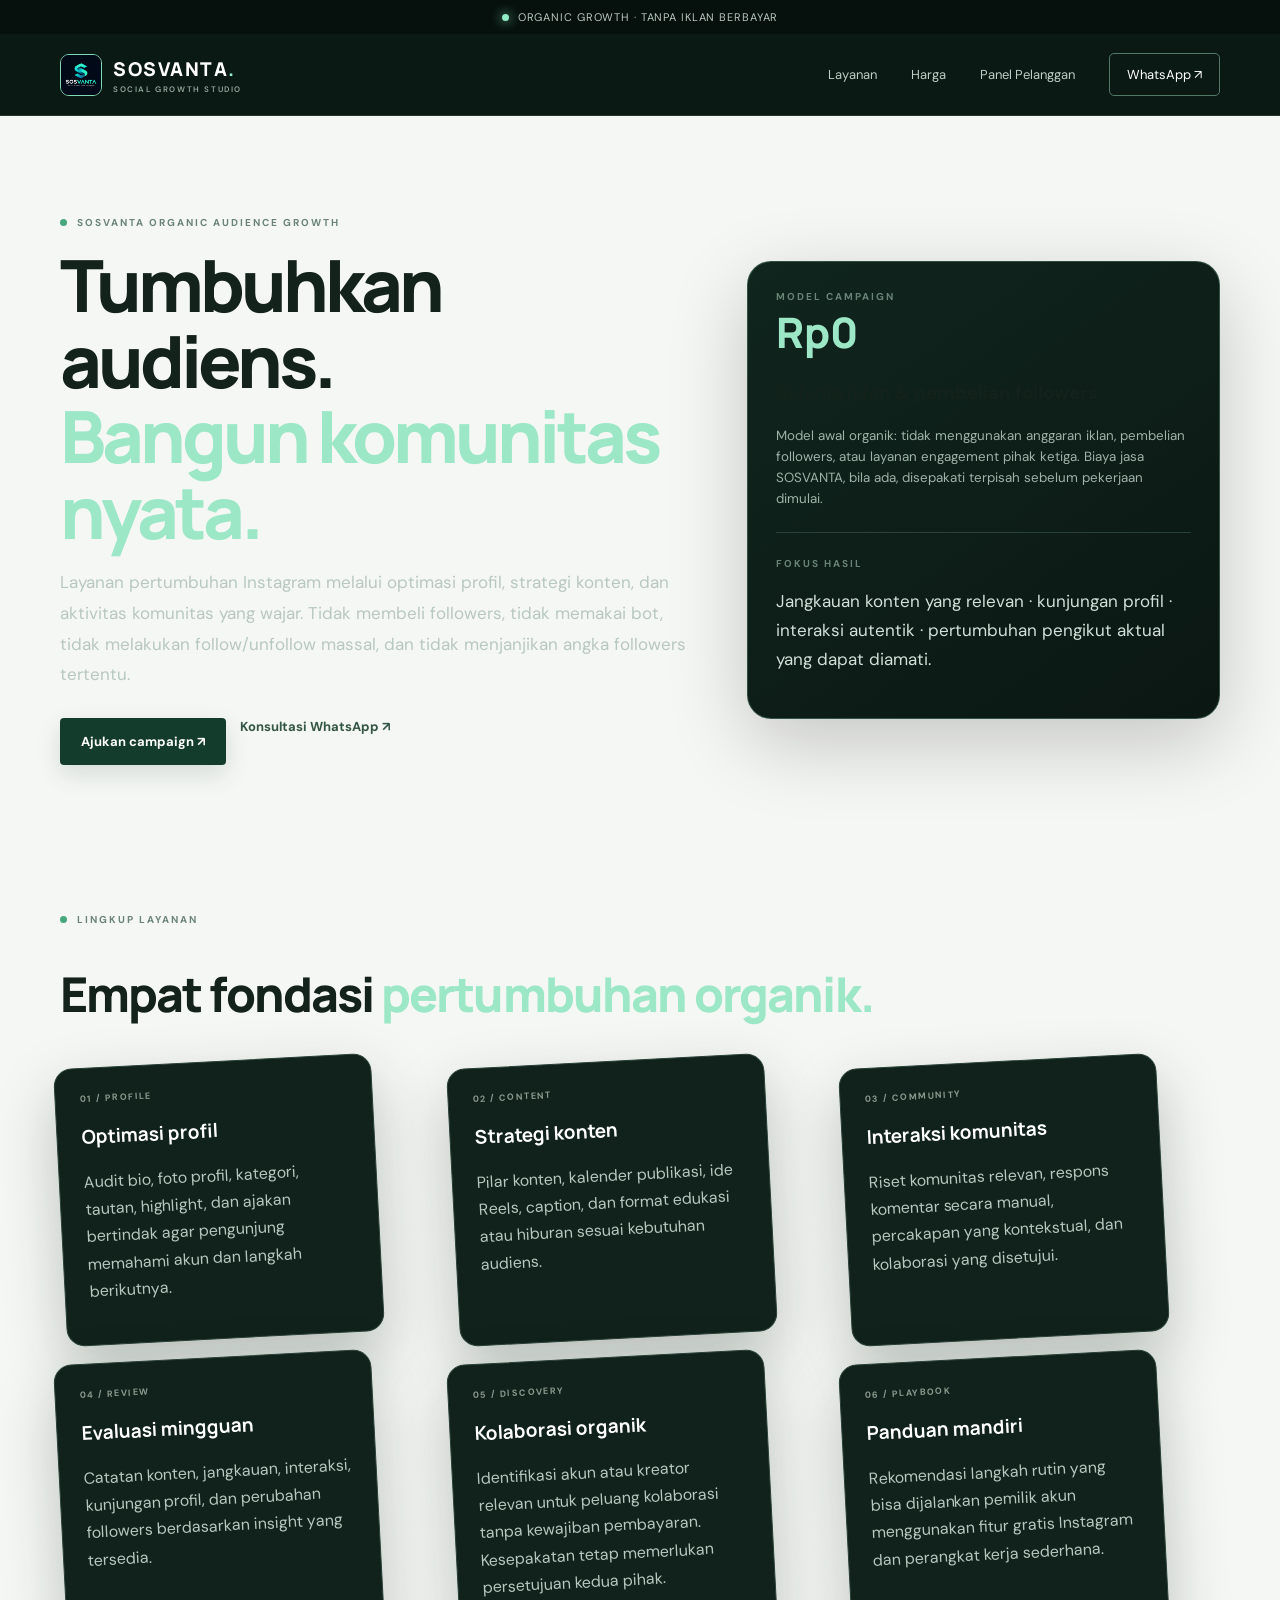
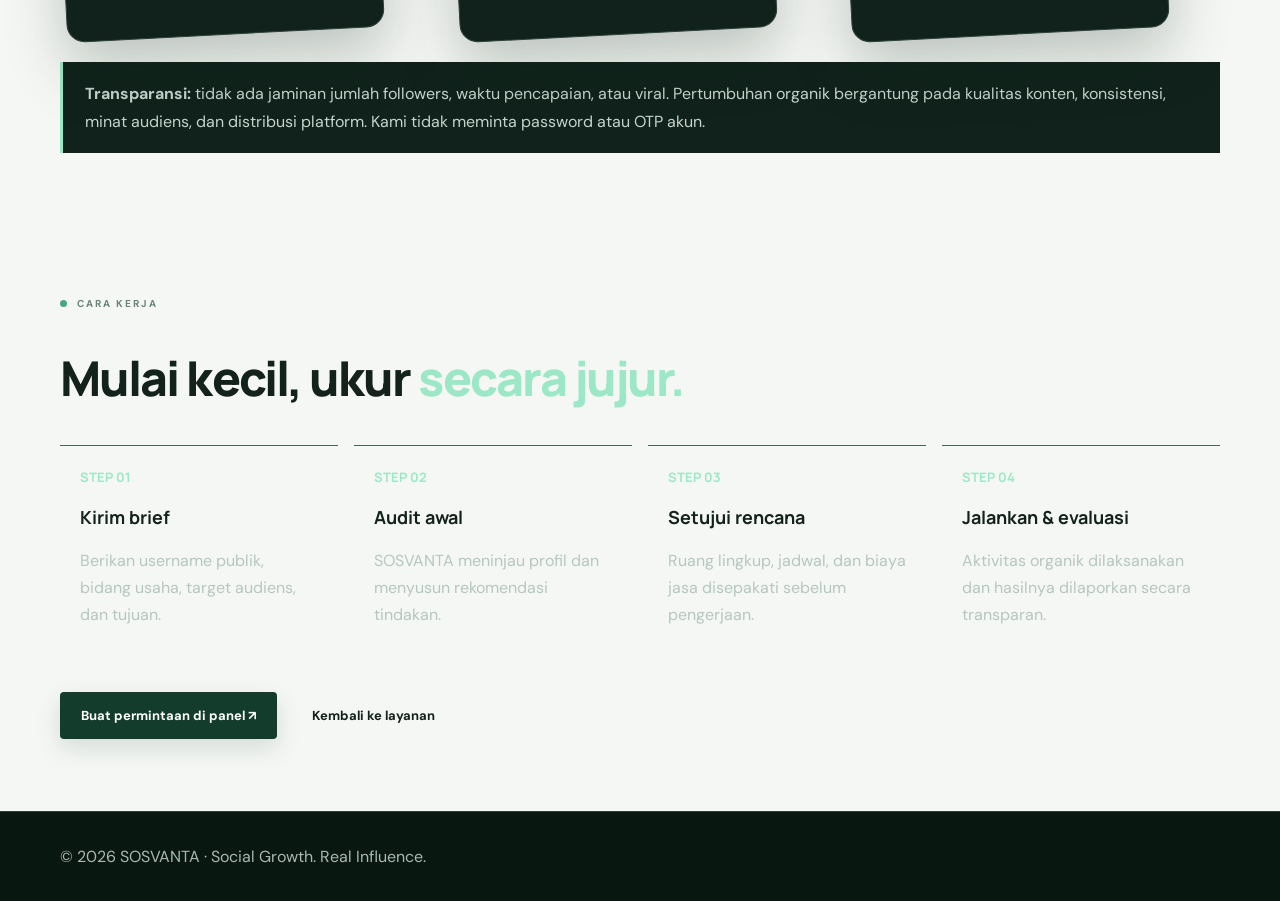
<file: instagram-growth.html>
<!doctype html>
<html lang="id">
<head>
<meta charset="utf-8"><meta name="viewport" content="width=device-width,initial-scale=1">
<meta name="theme-color" content="#081512">
<meta name="description" content="SOSVANTA Organic Instagram Growth: optimasi profil, strategi konten, dan kampanye komunitas organik tanpa membeli followers atau menjalankan iklan berbayar.">
<title>Organic Instagram Growth — SOSVANTA</title>
<link rel="preconnect" href="https://fonts.googleapis.com"><link rel="preconnect" href="https://fonts.gstatic.com" crossorigin>
<link href="https://fonts.googleapis.com/css2?family=DM+Sans:wght@400;500;600;700&family=Manrope:wght@400;500;600;700;800&display=swap" rel="stylesheet">
<link rel="stylesheet" href="style.css">
<style>
.growth-hero{padding:100px 0 76px;display:grid;grid-template-columns:1.15fr .85fr;gap:48px;align-items:center}.growth-hero h1{font:800 clamp(42px,6vw,72px)/1.05 Manrope,sans-serif;letter-spacing:-.055em;margin:18px 0}.growth-hero h1 em,.growth-section h2 em{color:#9ce7c6;font-style:normal}.growth-hero p{max-width:650px;color:#b7c8c0;font-size:17px;line-height:1.8}.growth-panel{border:1px solid rgba(156,231,198,.25);background:linear-gradient(145deg,#10251e,#0b1713);border-radius:24px;padding:28px;box-shadow:0 24px 80px #0003}.growth-panel .metric{font:800 42px Manrope;color:#9ce7c6}.growth-panel small{color:#9eb2a8}.growth-section{padding:72px 0}.growth-section h2{font:800 clamp(30px,4vw,48px)/1.15 Manrope;letter-spacing:-.04em}.growth-grid{display:grid;grid-template-columns:repeat(3,1fr);gap:18px;margin-top:30px}.growth-card{background:#10221b;border:1px solid #294137;border-radius:18px;padding:24px}.growth-card h3{font:700 19px Manrope}.growth-card p,.growth-card li{color:#b5c7be;line-height:1.7}.growth-card ul{padding-left:18px}.growth-note{border-left:3px solid #9ce7c6;background:#10221b;padding:18px 22px;color:#c5d4cd;line-height:1.7;margin-top:28px}.growth-steps{display:grid;grid-template-columns:repeat(4,1fr);gap:16px}.growth-step{padding:20px;border-top:1px solid #496357}.growth-step b{color:#9ce7c6;font:700 13px Manrope}.growth-step h3{font:700 18px Manrope}.growth-step p{color:#b5c7be;line-height:1.7}.growth-actions{display:flex;gap:14px;flex-wrap:wrap;margin-top:28px}.growth-footer{padding:34px 0;color:#a8b9b0;border-top:1px solid #294137}
@media(max-width:800px){.growth-hero{grid-template-columns:1fr;padding:64px 0 40px}.growth-grid{grid-template-columns:1fr}.growth-steps{grid-template-columns:1fr 1fr}.growth-section{padding:48px 0}}
</style>
</head>
<body>
<div class="announcement"><span class="pulse"></span> ORGANIC GROWTH · TANPA IKLAN BERBAYAR</div>
<header class="site-header">
<a class="brand" href="index.html"><img class="brand-mark-image" src="assets/sosvanta-logo.png" alt=""><span>SOSVANTA<span class="brand-dot">.</span><small> SOCIAL GROWTH STUDIO</small></span></a>
<nav><a href="index.html#layanan">Layanan</a><a href="index.html#harga">Harga</a><a href="panel.html">Panel Pelanggan</a><a class="nav-cta" href="https://wa.me/62895328696545" target="_blank" rel="noopener">WhatsApp ↗</a></nav>
</header>
<main>
<section class="growth-hero wrap">
<div><div class="eyebrow"><span></span> SOSVANTA ORGANIC AUDIENCE GROWTH</div>
<h1>Tumbuhkan audiens.<br><em>Bangun komunitas nyata.</em></h1>
<p>Layanan pertumbuhan Instagram melalui optimasi profil, strategi konten, dan aktivitas komunitas yang wajar. Tidak membeli followers, tidak memakai bot, tidak melakukan follow/unfollow massal, dan tidak menjanjikan angka followers tertentu.</p>
<div class="growth-actions"><a class="button button-primary" href="panel.html">Ajukan campaign ↗</a><a class="text-link" href="https://wa.me/62895328696545?text=Halo%20SOSVANTA%2C%20saya%20ingin%20konsultasi%20Organic%20Instagram%20Growth." target="_blank" rel="noopener">Konsultasi WhatsApp ↗</a></div></div>
<aside class="growth-panel"><div class="eyebrow">MODEL CAMPAIGN</div><div class="metric">Rp0</div><h3>Belanja iklan & pembelian followers</h3><small>Model awal organik: tidak menggunakan anggaran iklan, pembelian followers, atau layanan engagement pihak ketiga. Biaya jasa SOSVANTA, bila ada, disepakati terpisah sebelum pekerjaan dimulai.</small><hr style="border:0;border-top:1px solid #294137;margin:24px 0"><div class="eyebrow">FOKUS HASIL</div><p style="color:#d3e0d9;line-height:1.7">Jangkauan konten yang relevan · kunjungan profil · interaksi autentik · pertumbuhan pengikut aktual yang dapat diamati.</p></aside>
</section>
<section class="growth-section wrap"><div class="eyebrow"><span></span> LINGKUP LAYANAN</div><h2>Empat fondasi <em>pertumbuhan organik.</em></h2>
<div class="growth-grid">
<article class="growth-card"><div class="service-number">01 / PROFILE</div><h3>Optimasi profil</h3><p>Audit bio, foto profil, kategori, tautan, highlight, dan ajakan bertindak agar pengunjung memahami akun dan langkah berikutnya.</p></article>
<article class="growth-card"><div class="service-number">02 / CONTENT</div><h3>Strategi konten</h3><p>Pilar konten, kalender publikasi, ide Reels, caption, dan format edukasi atau hiburan sesuai kebutuhan audiens.</p></article>
<article class="growth-card"><div class="service-number">03 / COMMUNITY</div><h3>Interaksi komunitas</h3><p>Riset komunitas relevan, respons komentar secara manual, percakapan yang kontekstual, dan kolaborasi yang disetujui.</p></article>
<article class="growth-card"><div class="service-number">04 / REVIEW</div><h3>Evaluasi mingguan</h3><p>Catatan konten, jangkauan, interaksi, kunjungan profil, dan perubahan followers berdasarkan insight yang tersedia.</p></article>
<article class="growth-card"><div class="service-number">05 / DISCOVERY</div><h3>Kolaborasi organik</h3><p>Identifikasi akun atau kreator relevan untuk peluang kolaborasi tanpa kewajiban pembayaran. Kesepakatan tetap memerlukan persetujuan kedua pihak.</p></article>
<article class="growth-card"><div class="service-number">06 / PLAYBOOK</div><h3>Panduan mandiri</h3><p>Rekomendasi langkah rutin yang bisa dijalankan pemilik akun menggunakan fitur gratis Instagram dan perangkat kerja sederhana.</p></article>
</div>
<div class="growth-note"><strong>Transparansi:</strong> tidak ada jaminan jumlah followers, waktu pencapaian, atau viral. Pertumbuhan organik bergantung pada kualitas konten, konsistensi, minat audiens, dan distribusi platform. Kami tidak meminta password atau OTP akun.</div>
</section>
<section class="growth-section wrap"><div class="eyebrow"><span></span> CARA KERJA</div><h2>Mulai kecil, ukur <em>secara jujur.</em></h2>
<div class="growth-steps"><div class="growth-step"><b>STEP 01</b><h3>Kirim brief</h3><p>Berikan username publik, bidang usaha, target audiens, dan tujuan.</p></div><div class="growth-step"><b>STEP 02</b><h3>Audit awal</h3><p>SOSVANTA meninjau profil dan menyusun rekomendasi tindakan.</p></div><div class="growth-step"><b>STEP 03</b><h3>Setujui rencana</h3><p>Ruang lingkup, jadwal, dan biaya jasa disepakati sebelum pengerjaan.</p></div><div class="growth-step"><b>STEP 04</b><h3>Jalankan & evaluasi</h3><p>Aktivitas organik dilaksanakan dan hasilnya dilaporkan secara transparan.</p></div></div>
<div class="growth-actions"><a class="button button-primary" href="panel.html">Buat permintaan di panel ↗</a><a class="button" href="index.html#layanan">Kembali ke layanan</a></div>
</section>
</main>
<footer class="growth-footer"><div class="wrap">© <span id="year"></span> SOSVANTA · Social Growth. Real Influence.</div></footer>
<script>document.getElementById('year').textContent=new Date().getFullYear();</script>
</body></html>
</file>
<file: style.css>
:root{--bg:#081512;--panel:#10231d;--panel2:#142b23;--mint:#91edc7;--mint2:#b5f5d9;--text:#f2f7f3;--muted:#a5b6ad;--line:rgba(199,235,215,.13);--ink:#14221c}*{box-sizing:border-box}html{scroll-behavior:smooth;scroll-padding-top:90px}body{margin:0;background:#f5f7f4;color:var(--ink);font-family:"DM Sans",sans-serif}a{color:inherit;text-decoration:none}.wrap{width:min(1160px,calc(100% - 48px));margin:auto}.announcement{height:34px;background:#06100d;color:#b7c9bf;display:flex;align-items:center;justify-content:center;gap:9px;font-size:11px;letter-spacing:.08em}.pulse,.eyebrow span{width:7px;height:7px;border-radius:50%;background:var(--mint);display:inline-block;box-shadow:0 0 12px #91edc7}.site-header{height:82px;padding:0 max(24px,calc((100% - 1160px)/2));display:flex;align-items:center;justify-content:space-between;background:#0a1914;color:white;border-bottom:1px solid var(--line);position:sticky;top:0;z-index:10}.brand{display:flex;align-items:center;gap:11px;font:800 19px Manrope,sans-serif;letter-spacing:.08em}.brand-mark{width:38px;height:38px;border:1px solid #80d9b5;color:var(--mint);display:grid;place-items:center;border-radius:12px;font-size:22px}.brand-dot{color:var(--mint)}.brand small{display:block;font:600 8px "DM Sans";letter-spacing:.2em;color:#91a69a;margin-top:2px}.site-header nav{display:flex;align-items:center;gap:34px;font-size:13px;color:#c0cdc5}.site-header nav>a:hover,.text-link:hover{color:var(--mint)}.nav-cta{border:1px solid #527866;padding:12px 17px;border-radius:5px;color:#fff}.nav-cta span{color:var(--mint);margin-left:9px}.menu-toggle{display:none;background:none;border:0}.hero{min-height:620px;display:grid;grid-template-columns:1.03fr .97fr;align-items:center;gap:35px;padding-top:50px;padding-bottom:68px}.hero-copy{padding:30px 0}.eyebrow{font-size:10px;font-weight:700;letter-spacing:.2em;color:#698477;display:flex;align-items:center;gap:10px}.eyebrow span{background:#48a77e;box-shadow:none}.hero h1,.section h2,.dark-section h2,.cta-section h2{font:800 clamp(43px,5.3vw,68px)/1.12 Manrope,sans-serif;letter-spacing:-.055em;margin:24px 0}.hero h1{color:#14271e}.hero h1 em,.section h2 em,.dark-section h2 em,.cta-section h2 em{font-style:normal;color:#398d6a}.hero-lead{font-size:16px;line-height:1.85;color:#66776d;max-width:530px}.hero-actions{display:flex;align-items:center;gap:27px;margin-top:32px}.button{display:inline-flex;align-items:center;justify-content:center;gap:25px;padding:15px 21px;border-radius:4px;font:700 13px "DM Sans";border:0;cursor:pointer}.button-primary{background:#143c2c;color:white;box-shadow:0 9px 24px #153e2b24}.button-primary:hover{background:#20583f;transform:translateY(-1px)}.button-primary span{color:var(--mint);font-size:17px}.text-link{font-size:13px;font-weight:700;color:#345644}.text-link span{margin-left:7px}.hero-note{font-size:11px;color:#829187;margin-top:35px;display:flex;align-items:center;gap:9px}.mini-check{color:#24744d;border:1px solid #9dcab1;width:18px;height:18px;border-radius:50%;display:grid;place-items:center}.hero-art{height:440px;position:relative;display:grid;place-items:center;background:radial-gradient(ellipse at 50% 48%,#d7eee1 0,#edf4ed 42%,transparent 72%)}.orbit{position:absolute;border:1px solid #b7d9c5;border-radius:50%;transform:rotate(-23deg)}.orbit-one{width:450px;height:220px}.orbit-two{width:500px;height:300px;transform:rotate(30deg)}.art-glow{position:absolute;width:260px;height:260px;border-radius:50%;background:#a5e8c5;filter:blur(65px);opacity:.45}.growth-card{width:min(410px,85%);position:relative;z-index:1;background:#10251e;color:white;padding:23px 24px 17px;border:1px solid #365847;border-radius:12px;box-shadow:0 25px 60px #11291d40;transform:rotate(-3deg)}.card-top,.chart-foot{display:flex;justify-content:space-between;align-items:center;font-size:8px;letter-spacing:.15em;color:#8da99a}.live-dot{color:var(--mint)}.chart-label{font:700 18px Manrope;margin-top:22px}.chart{width:100%;margin-top:8px;overflow:visible}.chart-foot{font-size:7px}.floating-chip{position:absolute;z-index:2;background:white;box-shadow:0 10px 30px #244b3520;border:1px solid #e2eee5;border-radius:9px;padding:12px 15px;display:flex;align-items:center;gap:10px}.floating-chip b{font:700 11px Manrope;display:block}.floating-chip small{font-size:9px;color:#819087}.chip-icon{width:31px;height:31px;border-radius:8px;background:#e3f5e9;color:#27764f;display:grid;place-items:center;font-size:18px}.chip-a{top:52px;right:2px}.chip-b{bottom:52px;left:0}.art-caption{position:absolute;bottom:0;right:10px;font-size:9px;letter-spacing:.2em;color:#809b8a}.art-caption span{color:#398d6a;font-size:17px;margin-left:7px}.trust-strip{background:#e8eee8;border-top:1px solid #dfe8e0;border-bottom:1px solid #dfe8e0}.strip-inner{height:82px;display:flex;align-items:center;justify-content:space-between;color:#718078}.strip-inner>span{font-size:9px;letter-spacing:.16em;font-weight:700}.strip-inner b{font:700 13px Manrope;color:#3b5145}.strip-inner i{height:4px;width:4px;background:#9db6a6;border-radius:50%}.section{padding-top:112px;padding-bottom:112px}.section-heading{display:flex;justify-content:space-between;align-items:end;gap:30px;margin-bottom:45px}.section h2,.dark-section h2,.cta-section h2{font-size:clamp(36px,4.2vw,52px);margin:17px 0 0;color:#15271e}.section-heading>p{max-width:370px;color:#77847c;font-size:14px;line-height:1.8;margin:0 0 5px}.service-grid{display:grid;grid-template-columns:repeat(3,1fr);gap:15px}.service-card{background:white;border:1px solid #e4ebe5;padding:27px 25px 25px;min-height:275px;transition:.2s}.service-card:hover{transform:translateY(-4px);box-shadow:0 15px 35px #193a2410;border-color:#b6d7c2}.service-icon{width:42px;height:42px;border-radius:10px;background:#e8f5ec;color:#28744e;display:grid;place-items:center;font-size:22px;margin-bottom:24px}.service-number{font-size:9px;letter-spacing:.16em;color:#8b9b90;font-weight:700}.service-card h3{font:700 19px Manrope;margin:10px 0}.service-card p{font-size:12px;line-height:1.8;color:#78867d;min-height:66px}.service-card>a{font-size:11px;font-weight:700;color:#367c58}.service-card>a span{margin-left:8px}.dark-section{background:#0b1b15;color:white;padding:100px 0}.light-heading h2{color:#f2f7f3}.light-heading h2 em{color:var(--mint)}.light-heading>p{color:#9eafa4}.process-grid{display:grid;grid-template-columns:repeat(4,1fr);gap:22px;margin-top:65px}.process-step>span{font:700 12px Manrope;color:var(--mint)}.step-line{height:1px;background:#345345;margin:17px 0 25px;position:relative}.step-line:before{content:"";position:absolute;left:0;top:-2px;width:5px;height:5px;border-radius:50%;background:var(--mint)}.process-step h3{font:700 17px Manrope;margin:0 0 12px}.process-step p{font-size:12px;line-height:1.8;color:#9eafa4;max-width:225px}.about-section{display:grid;grid-template-columns:.9fr 1.1fr;align-items:center;gap:100px}.about-visual{height:370px;position:relative;display:grid;place-items:center;background:radial-gradient(circle,#e0f0e4 0,#f5f7f4 65%)}.about-orb{width:220px;height:220px;border-radius:50%;background:linear-gradient(145deg,#214d38,#0b1b14);display:grid;place-items:center;box-shadow:inset -20px -20px 55px #06120d,0 25px 55px #20432c38;position:relative}.about-orb:before,.about-orb:after{content:"";position:absolute;border:1px solid #80cda6;border-radius:50%;inset:-20px}.about-orb:after{inset:-40px;border-color:#b4d8c0}.about-orb span{font:800 120px Manrope;color:var(--mint);text-shadow:0 0 35px #8feac2}.about-stamp{position:absolute;bottom:30px;right:0;background:#fff;padding:15px 19px;font:800 10px/1.7 Manrope;letter-spacing:.12em;color:#3d7255;box-shadow:0 8px 25px #17382118}.about-copy h2{margin-bottom:22px}.about-copy>p{font-size:14px;line-height:1.9;color:#738178}.about-copy ul{list-style:none;padding:0;margin:25px 0 0;display:grid;gap:14px}.about-copy li{font-size:12px;color:#506258;display:flex;gap:10px;line-height:1.6}.about-copy li span{color:#268052;font-weight:700}.cta-section{background:#e7f0e8;padding:95px 0}.cta-wrap{display:grid;grid-template-columns:1fr .85fr;align-items:center;gap:90px}.cta-section h2{font-size:clamp(38px,4.5vw,56px)}.cta-section h2 em{color:#398d6a}.cta-wrap>div>p{max-width:430px;font-size:14px;line-height:1.85;color:#718078;margin-top:23px}.brief-card{background:#fff;padding:28px;border:1px solid #dce8de;box-shadow:0 18px 45px #1c4a2b10}.brief-card label{display:block;font-size:11px;font-weight:700;color:#40564a;margin:14px 0 7px}.brief-card input,.brief-card select,.brief-card textarea{width:100%;border:1px solid #dce5de;background:#fbfcfb;padding:12px 13px;font:12px "DM Sans";color:#24392c;border-radius:3px;outline:none}.brief-card input:focus,.brief-card select:focus,.brief-card textarea:focus{border-color:#6fb28c}.brief-card textarea{resize:vertical}.submit-button{width:100%;margin-top:18px}.form-note{font-size:9px;line-height:1.6;color:#8b978e}.brief-result{background:#eff8f1;border:1px solid #c9e4d1;padding:14px;margin-top:15px;font-size:12px;color:#284a36}.brief-result p{white-space:pre-wrap;line-height:1.7}.copy-button{border:1px solid #7aaf8d;background:white;padding:8px 12px;border-radius:3px;color:#27583b;font-weight:700;cursor:pointer}.faq-section{padding-top:100px;padding-bottom:115px}.faq-list{max-width:800px;margin-left:auto}.faq-list details{border-bottom:1px solid #dce5de;padding:20px 4px}.faq-list summary{font:700 14px Manrope;cursor:pointer;list-style:none;display:flex;justify-content:space-between;gap:20px}.faq-list summary:after{content:"+";font-size:20px;color:#398d6a}.faq-list details[open] summary:after{content:"−"}.faq-list details p{font-size:12px;line-height:1.8;color:#738178;max-width:690px;margin:14px 0 0}footer{background:#091711;color:white;padding:40px 0 20px}.footer-main{display:flex;align-items:center;justify-content:space-between;padding-bottom:32px}.footer-main>p{font-size:12px;color:#9cb0a3}.back-top{font-size:11px;color:var(--mint)}.footer-bottom{border-top:1px solid #263d31;padding-top:17px;display:flex;justify-content:space-between;color:#809388;font-size:10px}
@media(max-width:850px){.site-header nav{gap:18px}.hero{grid-template-columns:1fr;padding-top:45px}.hero-copy{padding-bottom:0}.hero-art{height:390px}.service-grid{grid-template-columns:repeat(2,1fr)}.about-section{gap:45px}.cta-wrap{gap:40px}.strip-inner>span{display:none}}
@media(max-width:620px){.wrap{width:min(100% - 36px,1160px)}.announcement{font-size:9px;padding:0 10px;text-align:center}.site-header{height:70px;padding:0 18px}.menu-toggle{display:grid;gap:5px;padding:10px}.menu-toggle span{width:23px;height:2px;background:white;display:block}.site-header nav{display:none;position:absolute;top:70px;left:0;right:0;background:#0a1914;padding:22px;align-items:stretch;flex-direction:column;gap:20px;border-top:1px solid var(--line)}.site-header nav.open{display:flex}.nav-cta{text-align:center}.hero{padding-top:30px;padding-bottom:48px;gap:10px}.hero h1{font-size:44px}.hero-lead{font-size:14px}.hero-art{height:330px}.orbit-one{width:330px}.orbit-two{width:360px}.growth-card{padding:18px}.chip-a{right:-2px;top:25px}.chip-b{left:-3px;bottom:25px}.trust-strip .strip-inner{height:65px;gap:12px;justify-content:center}.strip-inner b{font-size:10px}.strip-inner b:nth-of-type(n+3),.strip-inner i:nth-of-type(n+2){display:none}.section{padding-top:75px;padding-bottom:75px}.section-heading{display:block}.section-heading>p{margin-top:18px}.section h2,.dark-section h2,.cta-section h2{font-size:38px}.service-grid{grid-template-columns:1fr}.service-card{min-height:auto}.service-card p{min-height:0}.dark-section{padding:75px 0}.process-grid{grid-template-columns:1fr 1fr;gap:30px 20px;margin-top:45px}.about-section{grid-template-columns:1fr;gap:25px}.about-visual{height:300px}.about-orb{width:180px;height:180px}.about-orb span{font-size:95px}.about-copy{padding-top:20px}.cta-section{padding:75px 0}.cta-wrap{grid-template-columns:1fr;gap:30px}.brief-card{padding:21px}.faq-section{padding-top:75px;padding-bottom:80px}.faq-list{margin-top:28px}.footer-main{align-items:flex-start;gap:20px;flex-wrap:wrap}.footer-main>p{width:100%;order:3}.footer-bottom{font-size:9px}}

.footer-contacts{display:flex;gap:18px;flex-wrap:wrap}.footer-contacts a{font-size:11px;color:#b7cbbd}.footer-contacts a:hover{color:var(--mint)}@media(max-width:620px){.footer-contacts{width:100%;order:4;flex-direction:column;gap:10px}}

.brand-mark-image{width:42px;height:42px;display:block;object-fit:cover;border-radius:9px;border:1px solid #80d9b5;background:#081512;flex:0 0 42px}


/* Launch pricing */
.pricing-section{padding-top:105px;padding-bottom:105px}.pricing-grid{display:grid;grid-template-columns:repeat(3,1fr);gap:16px;align-items:stretch}.price-card{position:relative;background:#fff;border:1px solid #dfe9e1;padding:30px 25px;display:flex;flex-direction:column;min-height:490px}.price-card.featured{border:1px solid #438b68;box-shadow:0 18px 42px #153e2b16}.popular-label{position:absolute;right:18px;top:0;background:#1c5439;color:#d6f8e5;font-size:8px;font-weight:800;letter-spacing:.14em;padding:8px 11px}.price-kicker{font-size:9px;font-weight:800;letter-spacing:.16em;color:#679078}.price-card h3{font:800 21px Manrope;color:#183326;margin:18px 0 8px}.price-desc{font-size:12px;line-height:1.7;color:#78867d;min-height:42px;margin:0}.price-amount{font:800 clamp(22px,2.3vw,29px) Manrope;color:#1b5037;margin:23px 0 18px;letter-spacing:-.04em}.price-amount small{font:500 11px "DM Sans";letter-spacing:0;color:#819087}.price-card ul{list-style:none;padding:18px 0 22px;margin:0;border-top:1px solid #e6eee7;display:grid;gap:12px;flex:1}.price-card li{font-size:11px;line-height:1.5;color:#526459}.price-card li:before{content:"✓";color:#33865b;font-weight:800;margin-right:9px}.price-button{width:100%;border:1px solid #9bbca6;background:#f5faf6;color:#24553a;margin-top:auto}.price-button span{color:#32825a}.price-button:hover{background:#e8f5ec}.pricing-footnote{font-size:10px;line-height:1.8;color:#78877e;margin:18px 0 55px}.add-on-panel{background:#eaf2eb;padding:30px 34px;display:grid;grid-template-columns:.7fr 1.3fr;gap:20px 45px;align-items:start}.add-on-panel h3{font:800 22px Manrope;color:#193b29;margin:13px 0}.addon-list{display:grid;grid-template-columns:1fr 1fr;gap:0 25px}.addon-list>div{padding:12px 0;border-bottom:1px solid #d3e2d6;display:flex;flex-direction:column;gap:5px}.addon-list span{font-size:11px;color:#607267}.addon-list b{font:800 13px Manrope;color:#245a3c}.add-on-panel>p{grid-column:2;font-size:10px;color:#7b8980;margin:0;line-height:1.7}@media(max-width:850px){.pricing-grid{grid-template-columns:1fr 1fr}.price-card:last-child{grid-column:1/-1}.add-on-panel{grid-template-columns:1fr;gap:10px}.add-on-panel>p{grid-column:1}}@media(max-width:620px){.pricing-grid{grid-template-columns:1fr}.price-card:last-child{grid-column:auto}.price-card{min-height:0;padding:25px 22px}.pricing-section{padding-top:75px;padding-bottom:75px}.addon-list{grid-template-columns:1fr}.add-on-panel{padding:24px 20px}}


/* Customer account and authentication */
.account-box{background:#f0f6f1;border:1px solid #d5e4d8;padding:17px;margin-bottom:22px}
.account-heading{font:800 11px Manrope;color:#214b35;letter-spacing:.12em;display:flex;justify-content:space-between;gap:10px}
.account-heading span{font:700 8px "DM Sans";color:#6b8b76}
.account-intro{font-size:10px;color:#718078;line-height:1.6;margin:8px 0 13px}
.account-box label{display:block;font-size:10px;font-weight:700;color:#3c5445;margin:10px 0 6px}
.account-box input{width:100%;border:1px solid #dce5de;background:#fff;padding:11px 12px;font:12px "DM Sans";color:#24392c;border-radius:3px;outline:none}
.account-box input:focus{border-color:#6fb28c}
.account-actions{display:flex;gap:8px;flex-wrap:wrap;margin-top:13px}
.account-button{padding:9px 14px;font-size:10px;background:#1b5037;color:white;border:1px solid #1b5037}
.account-button-alt{background:transparent;color:#24553a}
.auth-status{font-size:10px;line-height:1.6;color:#386c4a;margin:10px 0 0}
.auth-status.is-error{color:#a33b35}
.account-box button:disabled{opacity:.55;cursor:wait}

.order-dashboard{background:#f0f6f1;border:1px solid #d5e4d8;padding:18px;margin:0 0 22px}
.dashboard-top{display:flex;align-items:flex-start;justify-content:space-between;gap:15px}
.orders-list{display:grid;gap:10px;margin-top:15px}
.empty-orders{font-size:11px;color:#748278;padding:12px 0}
.order-card{background:#fff;border:1px solid #dce8de;padding:14px}
.order-card-head{display:flex;justify-content:space-between;align-items:center;gap:12px;flex-wrap:wrap}
.order-card-head strong{font:800 12px Manrope;color:#214b35}
.order-status{font-size:9px;font-weight:800;color:#2c714a;background:#e7f4eb;border-radius:20px;padding:6px 9px}
.order-meta{font-size:10px;line-height:1.6;color:#738178;margin:7px 0}
.order-brief{font-size:11px;line-height:1.7;color:#43584a;white-space:pre-wrap;margin:10px 0}
.order-admin-note{font-size:10px;line-height:1.6;background:#f4f8f4;padding:9px;color:#365941}
.admin-order-controls{border-top:1px solid #e5eee6;margin-top:12px;padding-top:12px;display:grid;gap:9px}
.admin-order-controls label{font-size:10px;font-weight:700;color:#3c5445}
.admin-order-controls select,.admin-order-controls textarea,.admin-order-controls input{display:block;width:100%;margin-top:5px;border:1px solid #dce5de;background:#fbfcfb;padding:9px;font:11px "DM Sans";color:#24392c;border-radius:3px}.admin-order-controls input{box-sizing:border-box}.order-quote{font-size:11px;line-height:1.6;color:#285b42;background:#eef7f0;padding:9px;margin:8px 0}
@media(max-width:620px){.order-dashboard{padding:13px}.dashboard-top{align-items:center}.order-card{padding:12px}}


/* Midtrans customer payment action */
.customer-payment-action{margin:12px 0;padding:12px;background:#f0f8f2;border:1px solid #d4e8d9;border-radius:4px}
.customer-pay-button{width:100%;max-width:280px}
.payment-hint{font-size:10px;line-height:1.5;color:#718078;margin:8px 0 0}
.customer-pay-button:disabled{opacity:.65;cursor:wait}


/* Audience promotion product catalog */
.growth-products{margin-top:42px;padding:32px;background:#eaf2eb;border:1px solid #d6e5d9}.growth-products-heading{display:flex;justify-content:space-between;align-items:end;gap:28px;margin-bottom:22px}.growth-products-heading h3{font:800 25px Manrope;color:#193b29;margin:12px 0 0}.growth-products-heading>p{max-width:440px;font-size:12px;line-height:1.8;color:#687a6e;margin:0}.growth-product-grid{display:grid;grid-template-columns:repeat(2,1fr);gap:14px}.growth-product-card{background:#fff;border:1px solid #dce8de;padding:23px;display:flex;flex-direction:column;min-height:255px}.growth-platform{font-size:9px;font-weight:800;letter-spacing:.15em;color:#39815a}.growth-product-card h4{font:800 17px Manrope;color:#193b29;margin:15px 0 8px}.growth-product-card>p{font-size:11px;line-height:1.75;color:#718078;margin:0 0 15px}.growth-target{font-size:10px;color:#738178;padding:11px 0;border-top:1px solid #e5eee6;margin-top:auto}.growth-target strong{display:block;font:800 17px Manrope;color:#245a3c;margin-top:4px}.growth-product-button{width:100%;margin-top:13px;border:1px solid #9bbca6;background:#f5faf6;color:#24553a;font-size:11px;justify-content:space-between}.growth-product-button span{color:#32825a}.growth-product-button:hover{background:#e8f5ec}.growth-disclaimer{font-size:10px;line-height:1.8;color:#77867c;margin:16px 0 0}.growth-disclaimer strong{color:#405c49}@media(max-width:620px){.growth-products{padding:22px 17px}.growth-products-heading{display:block}.growth-products-heading>p{margin-top:13px}.growth-products-heading h3{font-size:22px}.growth-product-grid{grid-template-columns:1fr}.growth-product-card{min-height:0}}

.growth-tier-list{display:grid;grid-template-columns:repeat(4,minmax(0,1fr));gap:7px;margin-top:8px}.growth-tier-list button{border:1px solid #a9c7b2;background:#f5faf6;color:#24553a;padding:10px 4px;border-radius:3px;font:800 11px Manrope;cursor:pointer}.growth-tier-list button:hover,.growth-tier-list button:focus{background:#dff1e4;border-color:#4d9468;outline:none}.growth-tier-list button:after{content:"";}@media(max-width:620px){.growth-tier-list{gap:6px}.growth-tier-list button{padding:11px 2px}}
</file>
